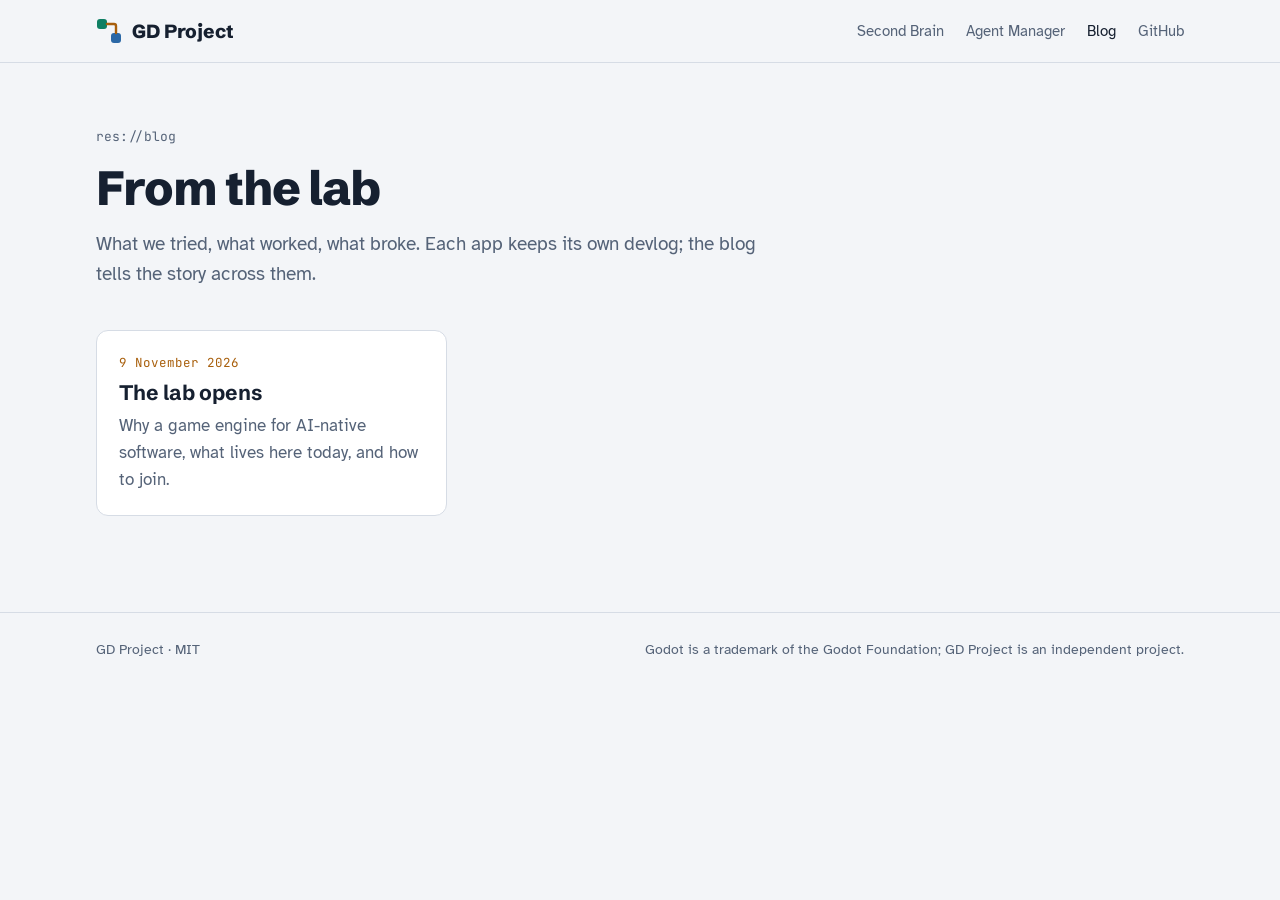
<file: docs/blog/index.html>
<!doctype html>
<html lang="en">
<head>
<meta charset="utf-8">
<meta name="viewport" content="width=device-width, initial-scale=1, viewport-fit=cover">
<title>GD Project Blog</title>
<meta name="description" content="The GD Project blog: what the lab tried, what worked, what broke, across its AI-native Godot apps.">
<link rel="icon" href="../assets/logo.svg" type="image/svg+xml">
<meta name="theme-color" content="#121821">
<link rel="preconnect" href="https://fonts.googleapis.com">
<link rel="preconnect" href="https://fonts.gstatic.com" crossorigin>
<link rel="stylesheet" href="https://fonts.googleapis.com/css2?family=Schibsted+Grotesk:wght@500;700;800&family=Atkinson+Hyperlegible:ital,wght@0,400;0,700;1,400&family=JetBrains+Mono:wght@400;600&display=swap">
<link rel="stylesheet" href="../assets/lab.css">
</head>
<body>
<header class="top">
  <div class="wrap">
    <a class="brand" href="../" aria-label="GD Project home">
      <svg width="26" height="26" viewBox="0 0 26 26" aria-hidden="true"><rect x="1" y="1" width="10" height="10" rx="3" fill="var(--mint)"/><rect x="15" y="15" width="10" height="10" rx="3" fill="var(--sky)"/><path d="M11 6 H18 Q20 6 20 8 V15" fill="none" stroke="var(--wire)" stroke-width="2.4" stroke-linecap="round"/></svg>
      GD Project
    </a>
    <nav class="nav" aria-label="Main">
      <a href="../second-brain/">Second Brain</a>
      <a href="../agent-manager/">Agent Manager</a>
      <a href="./" aria-current="page">Blog</a>
      <a class="gh" href="https://github.com/sonixz">GitHub</a>
    </nav>
  </div>
</header>
<main class="wrap" style="padding-block:64px 96px">
  <div class="sec-head">
    <span class="path">res://blog</span>
    <h2>From the lab</h2>
    <p class="lede">What we tried, what worked, what broke. Each app keeps its own devlog; the blog tells the story across them.</p>
  </div>
  <div class="posts">
    <a class="post" href="2026-11-09-the-lab-opens.html">
      <time datetime="2026-11-09">9 November 2026</time>
      <h3>The lab opens</h3>
      <p class="muted">Why a game engine for AI-native software, what lives here today, and how to join.</p>
    </a>
  </div>
</main>
<footer>
  <div class="wrap">
    <span>GD Project · MIT</span>
    <span>Godot is a trademark of the Godot Foundation; GD Project is an independent project.</span>
  </div>
</footer>
</body>
</html>
</file>
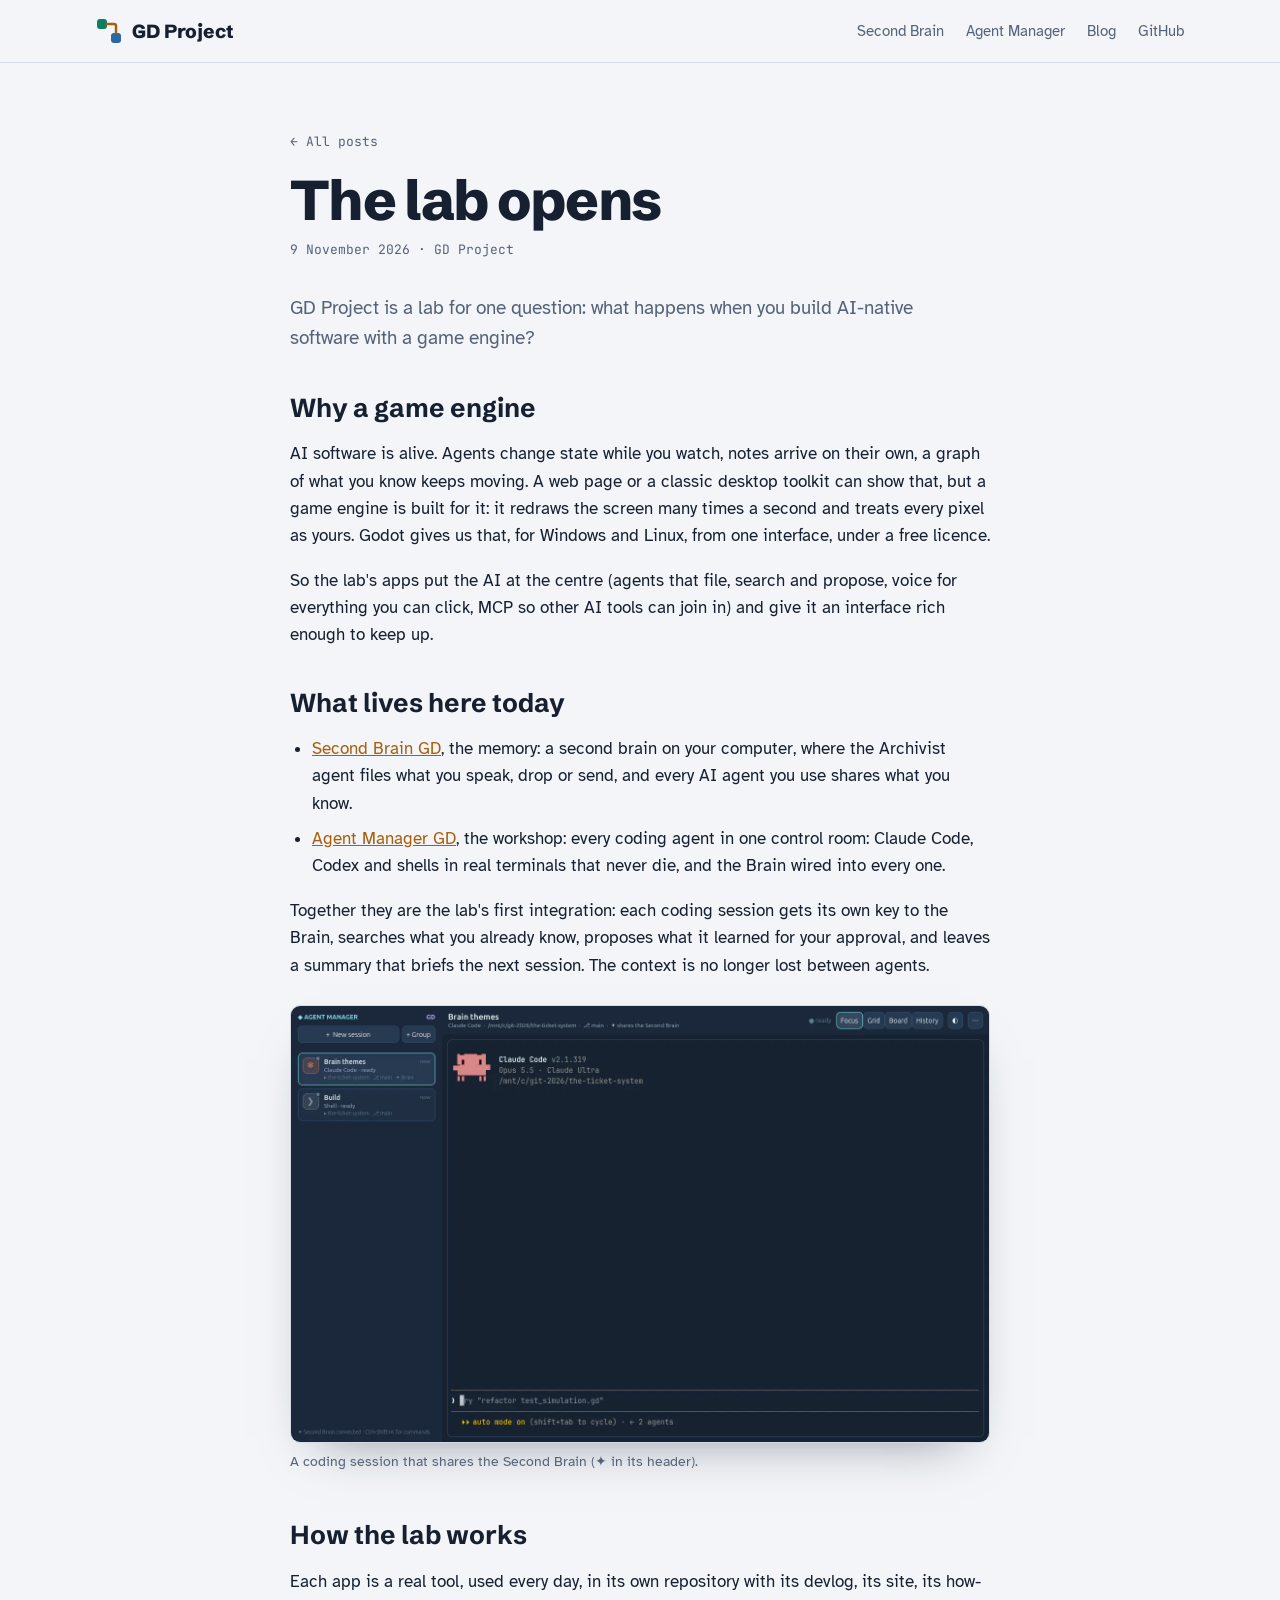
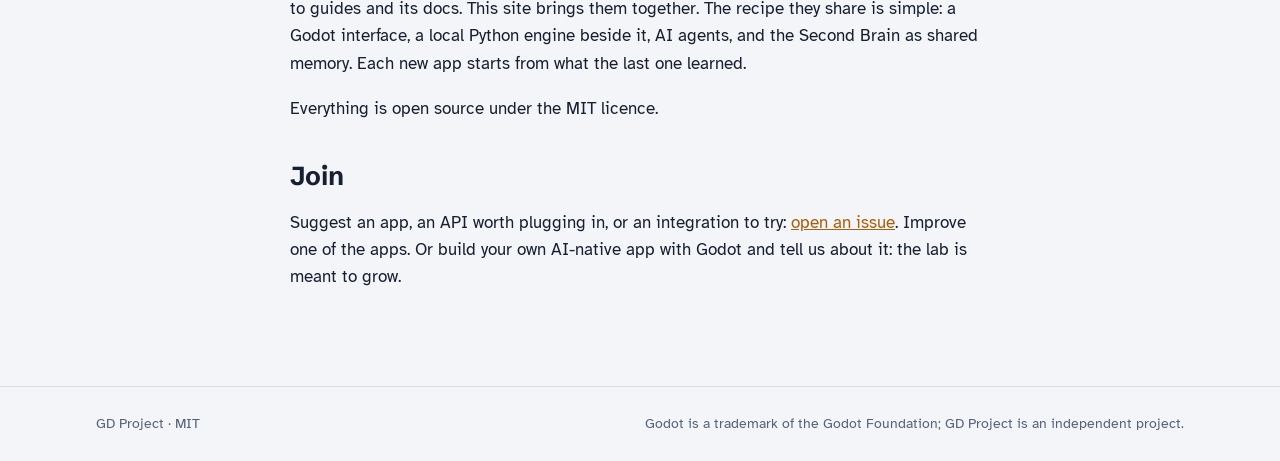
<file: docs/blog/2026-11-09-the-lab-opens.html>
<!doctype html>
<html lang="en">
<head>
<meta charset="utf-8">
<meta name="viewport" content="width=device-width, initial-scale=1, viewport-fit=cover">
<title>The Lab Opens</title>
<meta name="description" content="GD Project opens: an open lab of AI-native apps with rich interfaces, made with Godot. Why a game engine, what lives here today, and how to join.">
<link rel="icon" href="../assets/logo.svg" type="image/svg+xml">
<meta name="theme-color" content="#121821">
<link rel="preconnect" href="https://fonts.googleapis.com">
<link rel="preconnect" href="https://fonts.gstatic.com" crossorigin>
<link rel="stylesheet" href="https://fonts.googleapis.com/css2?family=Schibsted+Grotesk:wght@500;700;800&family=Atkinson+Hyperlegible:ital,wght@0,400;0,700;1,400&family=JetBrains+Mono:wght@400;600&display=swap">
<link rel="stylesheet" href="../assets/lab.css">
</head>
<body>
<header class="top">
  <div class="wrap">
    <a class="brand" href="../" aria-label="GD Project home">
      <svg width="26" height="26" viewBox="0 0 26 26" aria-hidden="true"><rect x="1" y="1" width="10" height="10" rx="3" fill="var(--mint)"/><rect x="15" y="15" width="10" height="10" rx="3" fill="var(--sky)"/><path d="M11 6 H18 Q20 6 20 8 V15" fill="none" stroke="var(--wire)" stroke-width="2.4" stroke-linecap="round"/></svg>
      GD Project
    </a>
    <nav class="nav" aria-label="Main">
      <a href="../second-brain/">Second Brain</a>
      <a href="../agent-manager/">Agent Manager</a>
      <a href="./">Blog</a>
      <a class="gh" href="https://github.com/sonixz">GitHub</a>
    </nav>
  </div>
</header>
<main class="wrap">
  <article class="article">
    <a class="crumb" href="./">← All posts</a>
    <h1>The lab opens</h1>
    <p class="meta"><time datetime="2026-11-09">9 November 2026</time> · GD Project</p>
    <div class="body">
      <p class="lede">GD Project is a lab for one question: what happens when you build AI-native software with a game engine?</p>

      <h2>Why a game engine</h2>
      <p>AI software is alive. Agents change state while you watch, notes arrive on their own, a graph of what you know keeps moving. A web page or a classic desktop toolkit can show that, but a game engine is built for it: it redraws the screen many times a second and treats every pixel as yours. Godot gives us that, for Windows and Linux, from one interface, under a free licence.</p>
      <p>So the lab's apps put the AI at the centre (agents that file, search and propose, voice for everything you can click, MCP so other AI tools can join in) and give it an interface rich enough to keep up.</p>

      <h2>What lives here today</h2>
      <ul>
        <li><a href="../second-brain/">Second Brain GD</a>, the memory: a second brain on your computer, where the Archivist agent files what you speak, drop or send, and every AI agent you use shares what you know.</li>
        <li><a href="../agent-manager/">Agent Manager GD</a>, the workshop: every coding agent in one control room: Claude Code, Codex and shells in real terminals that never die, and the Brain wired into every one.</li>
      </ul>
      <p>Together they are the lab's first integration: each coding session gets its own key to the Brain, searches what you already know, proposes what it learned for your approval, and leaves a summary that briefs the next session. The context is no longer lost between agents.</p>
      <figure>
        <img class="shot" src="../assets/agent-manager/19-brain-session.webp" alt="Agent Manager GD: a Claude Code session marked as sharing the Second Brain" loading="lazy" width="1440" height="900">
        <figcaption>A coding session that shares the Second Brain (✦ in its header).</figcaption>
      </figure>

      <h2>How the lab works</h2>
      <p>Each app is a real tool, used every day, in its own repository with its devlog, its site, its how-to guides and its docs. This site brings them together. The recipe they share is simple: a Godot interface, a local Python engine beside it, AI agents, and the Second Brain as shared memory. Each new app starts from what the last one learned.</p>
      <p>Everything is open source under the MIT licence.</p>

      <h2>Join</h2>
      <p>Suggest an app, an API worth plugging in, or an integration to try: <a href="https://github.com/sonixz/gd-project/issues">open an issue</a>. Improve one of the apps. Or build your own AI-native app with Godot and tell us about it: the lab is meant to grow.</p>
    </div>
  </article>
</main>
<footer>
  <div class="wrap">
    <span>GD Project · MIT</span>
    <span>Godot is a trademark of the Godot Foundation; GD Project is an independent project.</span>
  </div>
</footer>
</body>
</html>
</file>
<file: docs/assets/lab.css>
/* GD Project: the lab's pages (index, blog). Tokens in :root; light and dark both designed. */
:root {
  --ground: #121821;
  --panel: #19212d;
  --line: #2b3646;
  --ink: #e7ecf3;
  --muted: #95a2b6;
  --mint: #5fd3b0;     /* Agent Manager */
  --sky: #a6cdf6;      /* Second Brain */
  --wire: #f0b264;     /* the lab */
  --plum: #c7a6f2;     /* Project Management GD */
  --rose: #f3a6b6;     /* Client GD */
  --display: "Schibsted Grotesk", "Segoe UI", system-ui, sans-serif;
  --body: "Atkinson Hyperlegible", "Segoe UI", system-ui, sans-serif;
  --mono: "JetBrains Mono", ui-monospace, "Cascadia Mono", Consolas, monospace;
  --shot-shadow: 0 24px 60px -28px rgba(0, 0, 0, .8);
  color-scheme: dark;
}
@media (prefers-color-scheme: light) {
  :root:not([data-theme="dark"]) {
    --ground: #f3f5f8; --panel: #ffffff; --line: #d6dce5; --ink: #162030; --muted: #556378;
    --mint: #0f7f63; --sky: #2b68a6; --wire: #a85f0c; --plum: #6b3fb0; --rose: #b03a5a; --shot-shadow: 0 24px 50px -30px rgba(20, 32, 48, .5);
    color-scheme: light;
  }
}
:root[data-theme="light"] {
  --ground: #f3f5f8; --panel: #ffffff; --line: #d6dce5; --ink: #162030; --muted: #556378;
  --mint: #0f7f63; --sky: #2b68a6; --wire: #a85f0c; --plum: #6b3fb0; --rose: #b03a5a; --shot-shadow: 0 24px 50px -30px rgba(20, 32, 48, .5);
  color-scheme: light;
}

* { box-sizing: border-box; }
body { margin: 0; background: var(--ground); color: var(--ink); font-family: var(--body); font-size: 17px; line-height: 1.6; }
img { max-width: 100%; height: auto; display: block; }
a { color: inherit; }
:focus-visible { outline: 2px solid var(--wire); outline-offset: 3px; border-radius: 4px; }
.wrap { max-width: 1120px; margin: 0 auto; padding-left: max(16px, env(safe-area-inset-left, 0px)); padding-right: max(16px, env(safe-area-inset-right, 0px)); }
h1, h2, h3 { font-family: var(--display); text-wrap: balance; margin: 0; line-height: 1.1; }
p { margin: 0; }
.muted { color: var(--muted); }
.lede { font-size: 19px; color: var(--muted); max-width: 58ch; }
.path { font-family: var(--mono); font-size: 13px; color: var(--muted); display: inline-flex; align-items: center; gap: 8px; }
.dot { width: 8px; height: 8px; border-radius: 50%; display: inline-block; }
.label { font-family: var(--mono); font-size: 12.5px; font-weight: 600; letter-spacing: .08em; text-transform: uppercase; color: var(--muted); }
.shot { border-radius: 10px; border: 1px solid var(--line); box-shadow: var(--shot-shadow); background: var(--panel); }

/* header */
.top { border-bottom: 1px solid var(--line); }
.top .wrap { display: flex; align-items: center; gap: 24px; padding-block: 16px; }
.brand { display: flex; align-items: center; gap: 10px; text-decoration: none; font-family: var(--display); font-weight: 800; font-size: 19px; }
.nav { display: flex; gap: 22px; margin-left: auto; }
.nav a { text-decoration: none; color: var(--muted); font-size: 15px; }
.nav a:hover, .nav a[aria-current] { color: var(--ink); }
@media (max-width: 640px) { .nav a:not(.gh) { display: none; } }

/* intro */
.intro { padding-block: 80px 48px; display: grid; gap: 18px; }
.intro h1 { font-size: clamp(38px, 6vw, 68px); font-weight: 800; letter-spacing: -.03em; max-width: 22ch; }
.intro h1 em { font-style: normal; color: var(--wire); }

/* the lab: windows side by side, alone or plugged together (owner, 2026-11-10) */
.state { font-style: normal; font-family: var(--mono); font-size: 11.5px; letter-spacing: .02em; padding: 3px 9px; border-radius: 999px; border: 1px dashed color-mix(in srgb, var(--accent) 60%, var(--line)); color: var(--accent); justify-self: center; margin-top: 4px; }
.state.live { border-style: solid; background: color-mix(in srgb, var(--accent) 14%, transparent); }
.intro h1 .soft { display: block; margin-top: .25em; font-size: .56em; letter-spacing: -.02em; color: var(--muted); font-weight: 700; }

/* the switch */
.lab { display: grid; gap: 22px; }
.lab-head { display: flex; flex-wrap: wrap; align-items: end; justify-content: space-between; gap: 16px 24px; }
.lab-head h2.say { font-size: clamp(24px, 3vw, 32px); font-weight: 800; letter-spacing: -.02em; }
.lab-head h2.say [data-together] { display: none; }
.lab[data-mode="together"] h2.say [data-alone] { display: none; }
.lab[data-mode="together"] h2.say [data-together] { display: inline; }
.switch { display: inline-flex; padding: 4px; gap: 4px; border: 1px solid var(--line); border-radius: 999px; background: var(--panel); }
.switch button { font: 600 14px/1 var(--mono); color: var(--muted); background: none; border: 0; border-radius: 999px; padding: 10px 16px; cursor: pointer; display: inline-flex; align-items: center; gap: 8px; transition: background .25s ease, color .25s ease; }
.switch button[aria-pressed="true"] { background: color-mix(in srgb, var(--wire) 20%, var(--panel)); color: var(--ink); }
.switch svg { width: 18px; height: 18px; }

/* the desk: windows side by side, as equals */
.desk { position: relative; display: grid; grid-template-columns: repeat(6, minmax(0, 1fr)); gap: 64px 48px; }
.wires { position: absolute; inset: 0; width: 100%; height: 100%; pointer-events: none; overflow: visible; z-index: 0; }
.win { position: relative; z-index: 1; grid-column: span 2; display: grid; grid-template-rows: auto 1fr auto; border: 1px solid color-mix(in srgb, var(--accent) 40%, var(--line)); border-radius: 14px; background: var(--panel); overflow: hidden; text-decoration: none; color: inherit; transition: border-color .3s ease, box-shadow .4s ease, transform .25s ease; }
.win.live { grid-column: span 3; }
a.win:hover { transform: translateY(-3px); border-color: var(--accent); }
.win.plan { border-style: dashed; background: color-mix(in srgb, var(--accent) 4%, var(--ground)); }
.bar { display: flex; align-items: center; gap: 10px; padding: 10px 14px; border-bottom: 1px solid color-mix(in srgb, var(--accent) 25%, var(--line)); }
.win.plan .bar { border-bottom-style: dashed; }
.bar img, .bar .mark { width: 22px; height: 22px; flex: none; }
.bar b { font-family: var(--display); font-weight: 800; font-size: 16px; letter-spacing: -.01em; }
.bar .state { margin: 0 0 0 auto; white-space: nowrap; }
.view { position: relative; display: block; padding: 18px 18px 0; background: radial-gradient(120% 90% at 50% 0%, color-mix(in srgb, var(--accent) 20%, var(--panel)), transparent 75%); overflow: hidden; min-height: 150px; }
.win.plan .view { padding: 18px; background-image: linear-gradient(color-mix(in srgb, var(--accent) 9%, transparent) 1px, transparent 1px), linear-gradient(90deg, color-mix(in srgb, var(--accent) 9%, transparent) 1px, transparent 1px); background-size: 16px 16px; }
.view .shot { border-bottom-left-radius: 0; border-bottom-right-radius: 0; border-bottom: 0; transform: translateY(6px); transition: transform .3s ease; }
a.win:hover .view .shot { transform: translateY(0); }
.view svg.sketch { width: 100%; height: auto; display: block; color: var(--accent); }
.sketch * { vector-effect: non-scaling-stroke; }
.say-box { display: grid; padding: 14px 16px 16px; font-size: 15px; line-height: 1.45; min-height: 96px; }
.say-box p { grid-area: 1 / 1; transition: opacity .35s ease, transform .35s ease; }
.say-box .tag { display: block; font: 600 11.5px/1.6 var(--mono); letter-spacing: .06em; text-transform: uppercase; color: var(--muted); margin-bottom: 2px; }
.say-box [data-together] { opacity: 0; transform: translateY(6px); }
.say-box [data-together] .tag { color: var(--accent); }
.lab[data-mode="together"] .say-box [data-alone] { opacity: 0; transform: translateY(-6px); }
.lab[data-mode="together"] .say-box [data-together] { opacity: 1; transform: none; }

/* the Brain lights up when plugged in, it does not own the others */
.lab[data-mode="together"] .win.brain { box-shadow: 0 0 0 6px color-mix(in srgb, var(--sky) 10%, transparent), 0 0 70px -12px color-mix(in srgb, var(--sky) 50%, transparent); border-color: var(--sky); }

/* cables */
.wp { fill: none; stroke-width: 2; stroke-linecap: round; opacity: 0; transition: opacity .5s ease; }
.wp.live { stroke: color-mix(in srgb, var(--sky) 70%, var(--line)); }
.wp.soon { stroke: color-mix(in srgb, var(--accent-c) 60%, var(--line)); stroke-dasharray: 2 7; }
.wp-pulse { fill: none; stroke: var(--sky); stroke-width: 3.5; stroke-linecap: round; stroke-dasharray: .06 1; opacity: 0; }
.plug { opacity: 0; transition: opacity .4s ease .25s; }
.plug circle { stroke-width: 2; }
.lab[data-mode="together"] .wp, .lab[data-mode="together"] .plug { opacity: 1; }
.lab[data-mode="together"] .wp-pulse { opacity: .95; animation: travel 2.6s linear infinite; }
.lab[data-mode="together"] .wp-pulse.back { animation-direction: reverse; animation-delay: -1.3s; }
@keyframes travel { from { stroke-dashoffset: 1.06; } to { stroke-dashoffset: 0; } }

.lab-note { display: flex; flex-wrap: wrap; gap: 8px 22px; font-size: 14.5px; color: var(--muted); }
.lab-note span { display: inline-flex; align-items: center; gap: 8px; }
.lab-note i { display: inline-block; width: 26px; border-top: 2px solid color-mix(in srgb, var(--sky) 70%, var(--line)); }
.lab-note i.d { border-top-style: dotted; border-color: var(--muted); }
.lab-note [data-alone] { display: inline; }
.lab-note [data-together] { display: none; }
.lab[data-mode="together"] .lab-note [data-together] { display: inline-flex; }
.lab[data-mode="together"] .lab-note [data-alone] { display: none; }

/* phone: windows stacked; a plug strip replaces the cables */
.strip { display: none; }
@media (max-width: 860px) {
  .desk { grid-template-columns: 1fr; gap: 18px; }
  .win, .win.live { grid-column: auto; }
  .wires { display: none; }
  .strip { display: flex; align-items: center; gap: 8px; font: 600 12px/1 var(--mono); color: var(--sky); padding: 0 14px; max-height: 0; overflow: hidden; transition: max-height .35s ease, padding .35s ease; }
  .strip::before { content: ""; width: 8px; height: 8px; border-radius: 50%; background: var(--sky); }
  .win.plan .strip { color: var(--muted); }
  .win.plan .strip::before { background: none; border: 1.5px dashed var(--muted); }
  .lab[data-mode="together"] .strip { max-height: 40px; padding: 10px 14px 0; }
}
@media (max-width: 520px) { .switch button { padding: 9px 12px; } .bar .state { font-size: 10.5px; } }
@media (prefers-reduced-motion: reduce) {
  .win, .say-box p, .wp, .plug, .view .shot, .switch button, .strip { transition: none; }
  .lab[data-mode="together"] .wp-pulse { animation: none; opacity: 0; }
}
.go { font-family: var(--mono); font-size: 13px; color: var(--accent); margin-top: 8px; grid-area: 2 / 1; }
.win .say-box { grid-template-rows: 1fr auto; }
.lab-note b { color: var(--ink); }
.lab-proto { font-size: 14.5px; max-width: 72ch; margin-top: -8px; }

/* the link between the apps: « Together, up close », in the same windows and cables as the lab */
.link { padding-block: 88px 0; display: grid; gap: 28px; }
.link-head { display: grid; gap: 12px; max-width: 62ch; }
.link-title { font-family: var(--display); font-size: clamp(28px, 4vw, 40px); font-weight: 800; letter-spacing: -.02em; line-height: 1.12; text-wrap: balance; }
.link-title em { font-style: normal; color: var(--wire); }
.duo { position: relative; display: grid; grid-template-columns: minmax(0, 1fr) minmax(150px, .55fr) minmax(0, 1fr); align-items: center; }
.duo .win { grid-column: auto; grid-template-rows: auto 1fr auto; }
.duo .win.brain { box-shadow: 0 0 0 6px color-mix(in srgb, var(--sky) 10%, transparent), 0 0 70px -12px color-mix(in srgb, var(--sky) 45%, transparent); border-color: var(--sky); }
.rows { display: grid; gap: 8px; padding: 16px; background: radial-gradient(120% 90% at 50% 0%, color-mix(in srgb, var(--accent) 12%, var(--panel)), transparent 75%); }
.sess, .row { display: flex; align-items: center; gap: 10px; font-family: var(--mono); font-size: 13.5px; padding: 9px 12px; border-radius: 9px; border: 1px solid var(--line); background: var(--ground); transition: border-color .35s ease, background .35s ease, box-shadow .35s ease; }
.sess b, .row b { font-weight: 600; }
.sess .run { width: 8px; height: 8px; border-radius: 50%; background: var(--mint); box-shadow: 0 0 0 3px color-mix(in srgb, var(--mint) 25%, transparent); }
.sess .k { margin-left: auto; font-size: 11.5px; padding: 2px 8px; border-radius: 999px; border: 1px dashed var(--line); color: var(--muted); transition: all .35s ease; }
.grp { font: 600 11px/1 var(--mono); letter-spacing: .08em; text-transform: uppercase; color: var(--muted); margin-top: 6px; }
.grp:first-child { margin-top: 0; }
.row .ok { margin-left: auto; font-size: 11.5px; padding: 3px 9px; border-radius: 6px; background: color-mix(in srgb, var(--sky) 22%, transparent); color: var(--sky); border: 1px solid color-mix(in srgb, var(--sky) 50%, var(--line)); }
.foot { font-size: 13.5px; color: var(--muted); padding: 0 16px 14px; }
.mid { position: relative; z-index: 1; display: grid; gap: 10px; justify-items: center; font-family: var(--mono); font-size: 12.5px; }
.mid .mcp { padding: 4px 12px; border-radius: 999px; border: 1px solid color-mix(in srgb, var(--wire) 60%, var(--line)); background: var(--ground); color: var(--wire); font-weight: 600; }
.lane { padding: 2px 8px; border-radius: 6px; background: var(--ground); transition: color .35s ease, opacity .35s ease; }
.lane.in { color: var(--sky); }
.lane.out { color: var(--mint); }
.wp-end { stroke: var(--ground); stroke-width: 2; }
.wp-pk { fill: none; stroke-width: 4; stroke-linecap: round; stroke-dasharray: .05 1; opacity: 0; transition: opacity .3s ease; }
.wp-pk.in { stroke: var(--sky); animation: pk-back 1.8s linear infinite; }
.wp-pk.out { stroke: var(--mint); animation: pk-fwd 1.8s linear infinite; }
@keyframes pk-fwd { from { stroke-dashoffset: 0; } to { stroke-dashoffset: -1.05; } }
@keyframes pk-back { from { stroke-dashoffset: 0; } to { stroke-dashoffset: 1.05; } }
.duo .wp { opacity: 1; }

/* the three steps, played in turn: each lights its part of the picture */
.link[data-step="1"] .sess .k, .link[data-step="0"] .sess .k { color: var(--wire); border-style: solid; border-color: color-mix(in srgb, var(--wire) 60%, var(--line)); background: color-mix(in srgb, var(--wire) 14%, transparent); }
.link[data-step="2"] .wp-pk.in, .link[data-step="3"] .wp-pk.out { opacity: 1; }
.link[data-step="2"] .row.know, .link[data-step="0"] .row.know { border-color: color-mix(in srgb, var(--sky) 60%, var(--line)); background: color-mix(in srgb, var(--sky) 10%, var(--ground)); }
.link[data-step="3"] .row.prop, .link[data-step="3"] .row.tl, .link[data-step="0"] .row.prop { border-color: color-mix(in srgb, var(--mint) 60%, var(--line)); background: color-mix(in srgb, var(--mint) 10%, var(--ground)); }
.link[data-step="3"] .row.prop { box-shadow: 0 0 0 4px color-mix(in srgb, var(--mint) 12%, transparent); }
.link[data-step="2"] .lane.out, .link[data-step="3"] .lane.in { opacity: .35; }
.steps { list-style: none; margin: 0; padding: 0; display: grid; grid-template-columns: repeat(3, minmax(0, 1fr)); gap: 22px; counter-reset: step; }
.steps li { counter-increment: step; border-top: 2px solid var(--line); padding-top: 14px; color: var(--muted); font-size: 16px; cursor: pointer; transition: border-color .35s ease, color .35s ease; }
.steps li::before { content: "0" counter(step); display: block; font-family: var(--mono); font-size: 12.5px; color: var(--wire); margin-bottom: 6px; }
.steps b { color: var(--ink); }
.link[data-step="1"] .steps li[data-go="1"], .link[data-step="2"] .steps li[data-go="2"], .link[data-step="3"] .steps li[data-go="3"] { border-color: var(--wire); color: var(--ink); }
.pair { display: grid; grid-template-columns: repeat(2, minmax(0, 1fr)); gap: 22px; }
.pair figure { margin: 0; display: grid; gap: 10px; }
.pair figcaption { font-size: 14px; color: var(--muted); }
@media (max-width: 860px) {
  .duo { grid-template-columns: 1fr; }
  .duo .wires { display: none; }
  .mid { padding: 18px 0; grid-auto-flow: column; gap: 8px; }
  .mid::before { content: ""; position: absolute; left: 50%; top: 0; bottom: 0; width: 2px; transform: translateX(-1px); background: linear-gradient(180deg, var(--mint), var(--sky)); z-index: -1; }
  .steps, .pair { grid-template-columns: 1fr; }
}
@media (max-width: 420px) { .mid { grid-auto-flow: row; } }
@media (prefers-reduced-motion: reduce) { .wp-pk { animation: none; } .sess, .row, .steps li, .lane, .sess .k { transition: none; } }

/* stack */
.stack { padding-block: 64px 0; display: grid; gap: 16px; }
.chips { list-style: none; margin: 0; padding: 0; display: flex; flex-wrap: wrap; gap: 10px; }
.chips li { font-family: var(--mono); font-size: 14px; padding: 7px 13px; border: 1px solid var(--line); border-radius: 999px; background: var(--panel); }
.stack p { max-width: 70ch; }

/* closing */
.closing { display: grid; grid-template-columns: repeat(2, minmax(0, 1fr)); gap: 28px; padding-block: 56px 88px; }
.closing div { border-top: 1px solid var(--line); padding-top: 18px; display: grid; gap: 8px; }
.closing a { color: var(--wire); text-decoration: none; font-weight: 700; }
.closing a:hover { text-decoration: underline; }
@media (max-width: 640px) { .closing { grid-template-columns: 1fr; } }

footer { border-top: 1px solid var(--line); }
footer .wrap { padding-block: 26px; display: flex; gap: 18px; flex-wrap: wrap; justify-content: space-between; color: var(--muted); font-size: 14px; }

/* blog: list */
.sec-head { display: grid; gap: 14px; max-width: 720px; margin-bottom: 40px; }
.sec-head h2 { font-size: clamp(32px, 4.5vw, 48px); font-weight: 800; letter-spacing: -.02em; }
.posts { display: grid; grid-template-columns: repeat(auto-fill, minmax(min(100%, 320px), 1fr)); gap: 18px; }
.post { border: 1px solid var(--line); border-radius: 12px; padding: 22px; background: var(--panel); text-decoration: none; display: grid; gap: 8px; align-content: start; }
.post:hover { border-color: var(--muted); }
.post h3 { font-size: 21px; }
.post time { font-family: var(--mono); font-size: 12.5px; color: var(--wire); }

/* blog: a post */
.article { max-width: 700px; margin: 0 auto; padding-block: 64px 96px; }
.article h1 { font-size: clamp(36px, 6vw, 56px); font-weight: 800; letter-spacing: -.03em; margin-top: 14px; }
.article .meta { font-family: var(--mono); font-size: 13px; color: var(--muted); margin-top: 10px; }
.article .body { margin-top: 32px; display: grid; gap: 18px; }
.article .body h2 { font-size: 26px; margin-top: 22px; }
.article .body ul { margin: 0; padding-left: 22px; display: grid; gap: 8px; }
.article .body a { color: var(--wire); }
.article .body figure { margin: 8px 0; display: grid; gap: 8px; }
.article .body figcaption { font-size: 14px; color: var(--muted); }
.crumb { font-family: var(--mono); font-size: 13px; color: var(--muted); text-decoration: none; }
.crumb:hover { color: var(--ink); }
</file>
